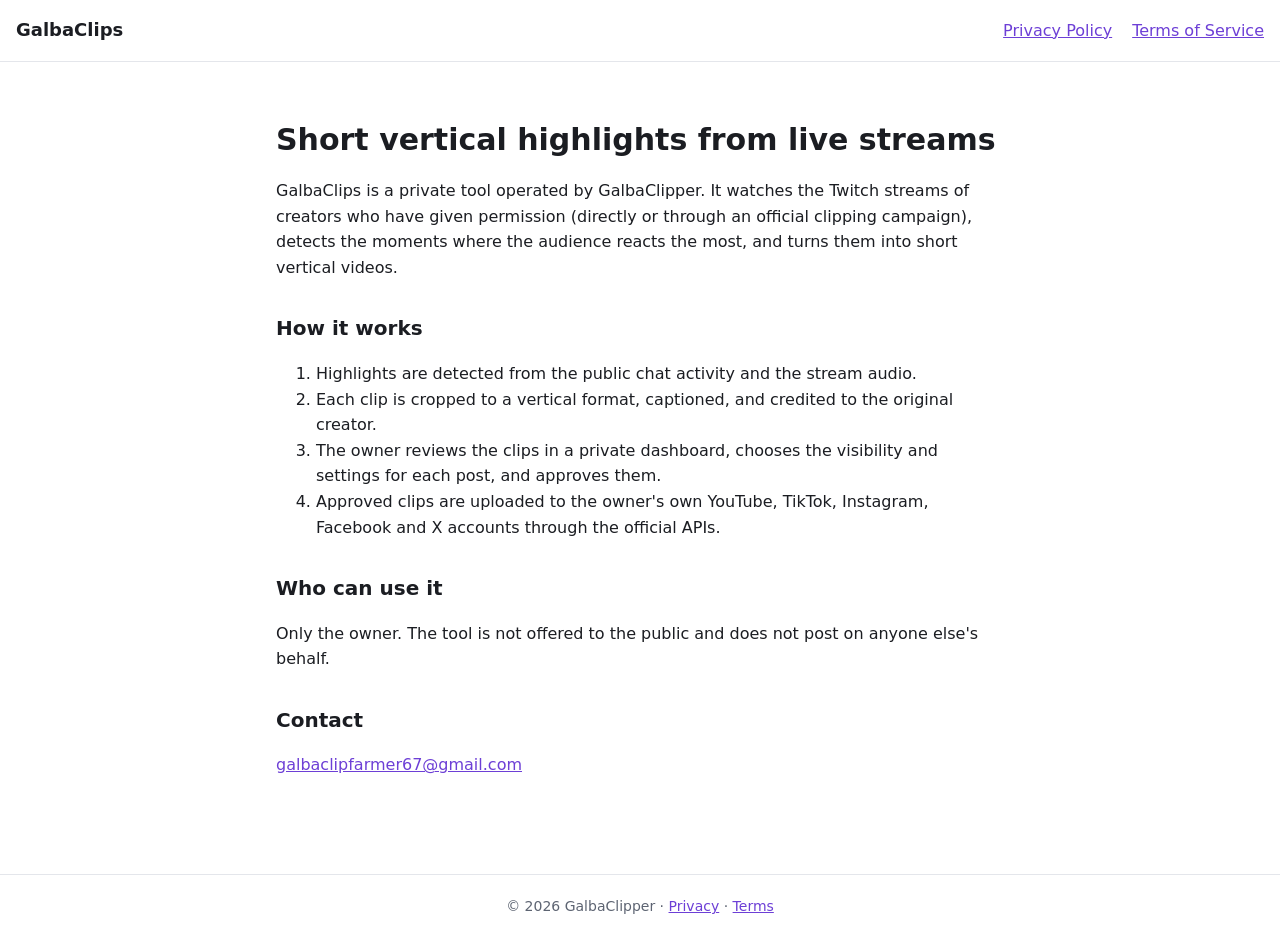
<file: index.html>
<!doctype html>
<html lang="en">
<head>
<meta charset="utf-8">
<meta name="viewport" content="width=device-width, initial-scale=1">
<title>GalbaClips — short highlight clips</title>
<meta name="description" content="GalbaClips is a personal tool that turns permitted live-stream moments into short vertical highlight clips.">
<link rel="stylesheet" href="style.css">
</head>
<body>
<header><b>GalbaClips</b><a href="privacy.html">Privacy Policy</a><a href="terms.html">Terms of Service</a></header>
<main>
  <h1>Short vertical highlights from live streams</h1>
  <p>GalbaClips is a private tool operated by GalbaClipper. It watches the Twitch streams of creators who
  have given permission (directly or through an official clipping campaign), detects the moments
  where the audience reacts the most, and turns them into short vertical videos.</p>

  <h2>How it works</h2>
  <ol>
    <li>Highlights are detected from the public chat activity and the stream audio.</li>
    <li>Each clip is cropped to a vertical format, captioned, and credited to the original creator.</li>
    <li>The owner reviews the clips in a private dashboard, chooses the visibility and settings for
      each post, and approves them.</li>
    <li>Approved clips are uploaded to the owner's own YouTube, TikTok, Instagram, Facebook and X
      accounts through the official APIs.</li>
  </ol>

  <h2>Who can use it</h2>
  <p>Only the owner. The tool is not offered to the public and does not post on anyone else's behalf.</p>

  <h2>Contact</h2>
  <p><a href="mailto:galbaclipfarmer67@gmail.com">galbaclipfarmer67@gmail.com</a></p>
</main>
<footer>© 2026 GalbaClipper · <a href="privacy.html">Privacy</a> · <a href="terms.html">Terms</a></footer>
</body>
</html>
</file>
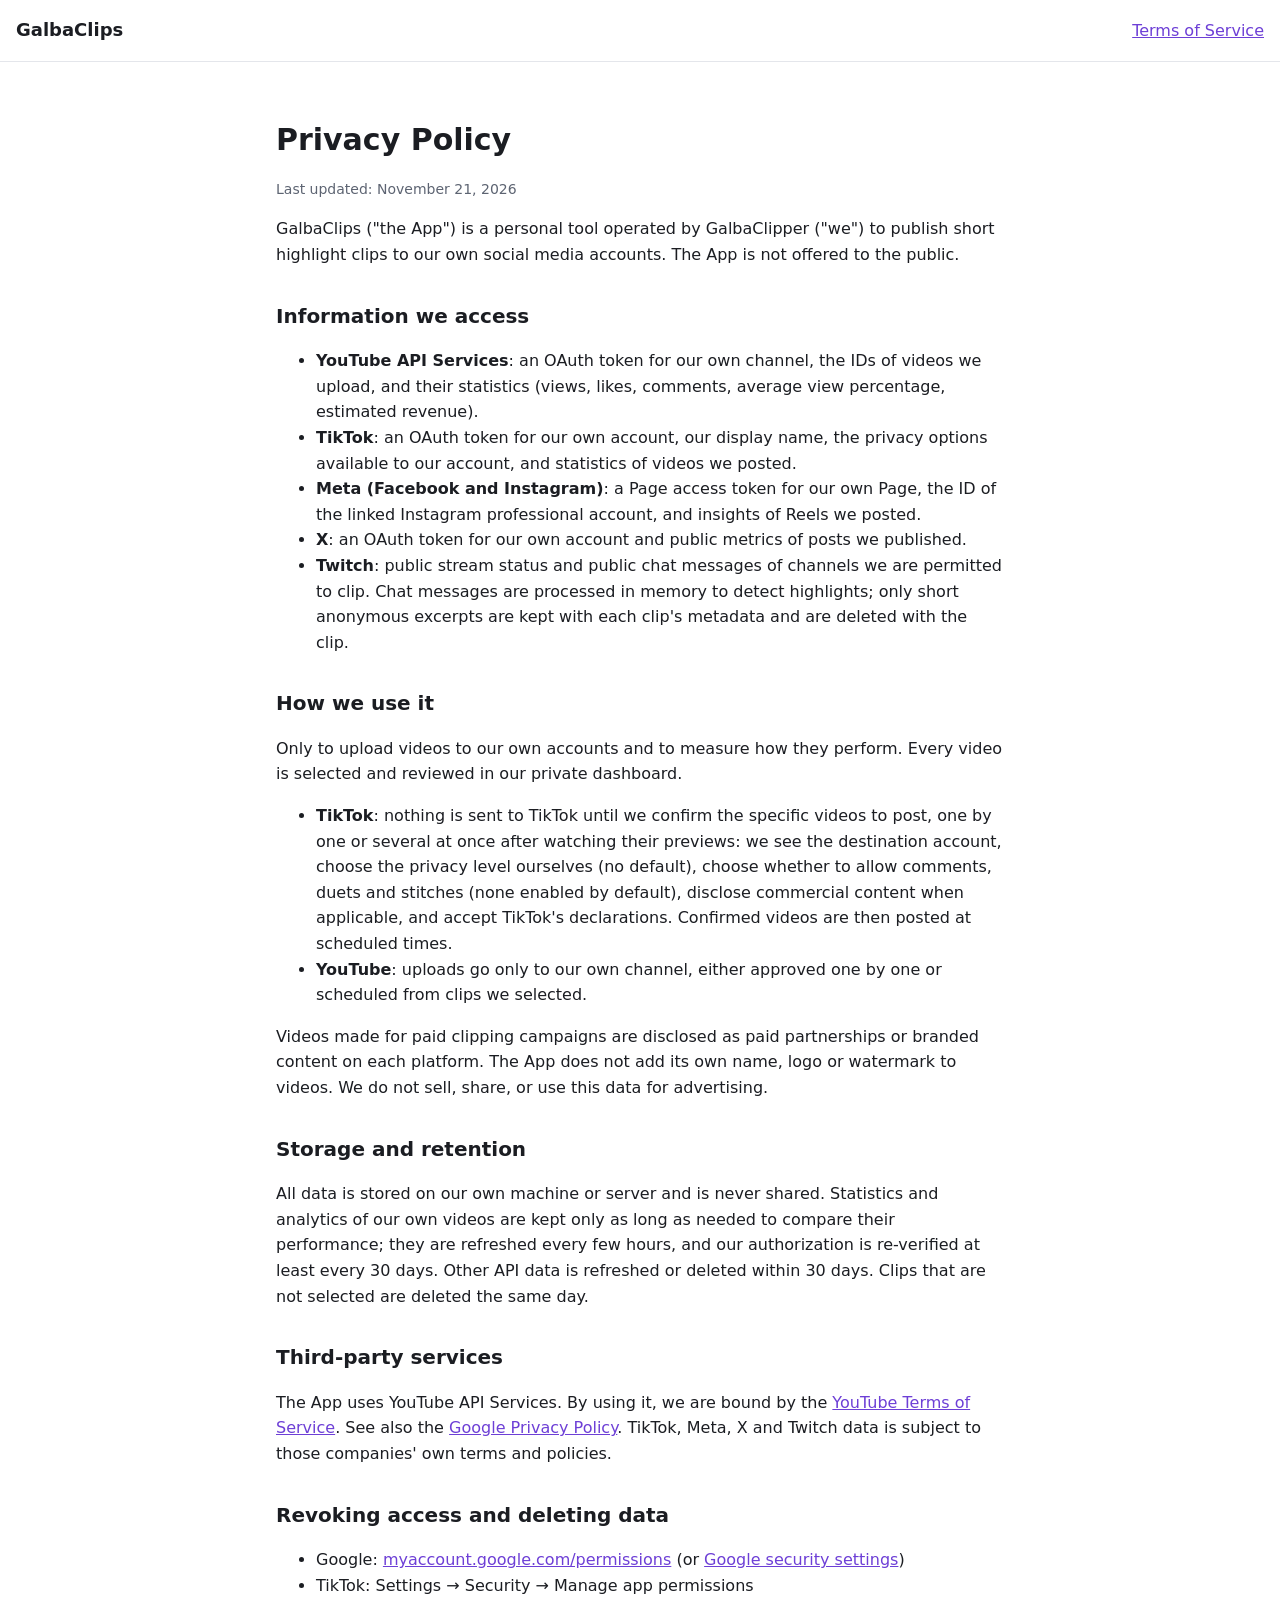
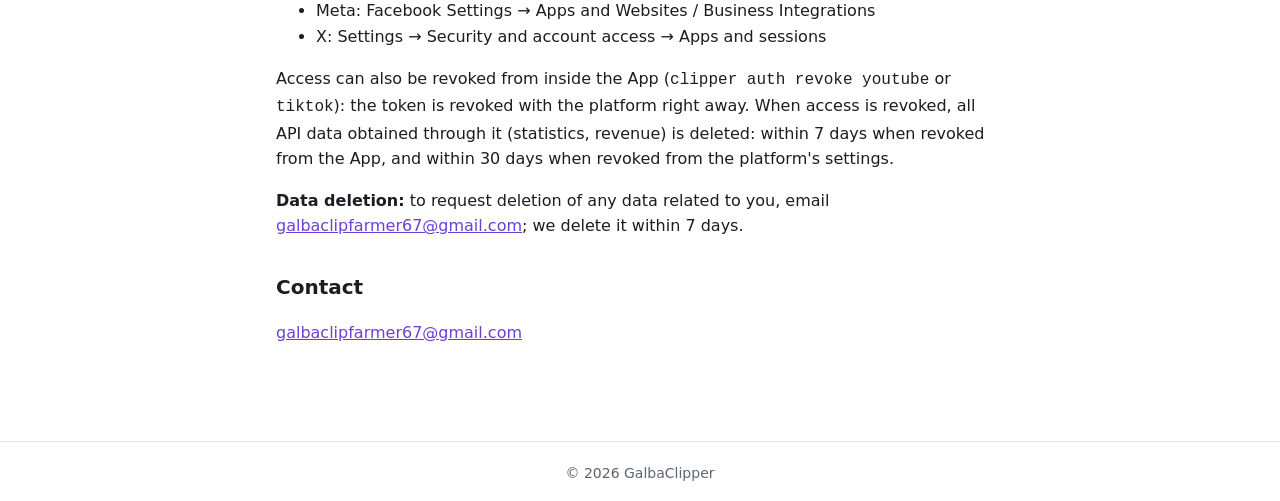
<file: privacy.html>
<!doctype html>
<html lang="en">
<head>
<meta charset="utf-8">
<meta name="viewport" content="width=device-width, initial-scale=1">
<title>Privacy Policy — GalbaClips</title>
<link rel="stylesheet" href="style.css">
</head>
<body>
<header><b><a href="index.html" style="color:inherit;text-decoration:none">GalbaClips</a></b><a href="terms.html">Terms of Service</a></header>
<main>
<h1>Privacy Policy</h1>
<p class="muted">Last updated: November 21, 2026</p>

<p>GalbaClips ("the App") is a personal tool operated by GalbaClipper ("we") to publish short highlight
clips to our own social media accounts. The App is not offered to the public.</p>

<h2>Information we access</h2>
<ul>
  <li><b>YouTube API Services</b>: an OAuth token for our own channel, the IDs of videos we upload,
    and their statistics (views, likes, comments, average view percentage, estimated revenue).</li>
  <li><b>TikTok</b>: an OAuth token for our own account, our display name, the privacy options
    available to our account, and statistics of videos we posted.</li>
  <li><b>Meta (Facebook and Instagram)</b>: a Page access token for our own Page, the ID of the
    linked Instagram professional account, and insights of Reels we posted.</li>
  <li><b>X</b>: an OAuth token for our own account and public metrics of posts we published.</li>
  <li><b>Twitch</b>: public stream status and public chat messages of channels we are permitted to
    clip. Chat messages are processed in memory to detect highlights; only short anonymous excerpts
    are kept with each clip's metadata and are deleted with the clip.</li>
</ul>

<h2>How we use it</h2>
<p>Only to upload videos to our own accounts and to measure how they perform. Every video is
selected and reviewed in our private dashboard.</p>
<ul>
  <li><b>TikTok</b>: nothing is sent to TikTok until we confirm the specific videos to post, one
    by one or several at once after watching their previews: we see the destination account,
    choose the privacy level ourselves (no default), choose whether to allow comments, duets and
    stitches (none enabled by default), disclose commercial content when applicable, and accept
    TikTok's declarations. Confirmed videos are then posted at scheduled times.</li>
  <li><b>YouTube</b>: uploads go only to our own channel, either approved one by one or scheduled
    from clips we selected.</li>
</ul>
<p>Videos made for paid clipping campaigns are disclosed as paid partnerships or branded content on
each platform. The App does not add its own name, logo or watermark to videos.
We do not sell, share, or use this data for advertising.</p>

<h2>Storage and retention</h2>
<p>All data is stored on our own machine or server and is never shared. Statistics and analytics
of our own videos are kept only as long as needed to compare their performance; they are refreshed
every few hours, and our authorization is re-verified at least every 30 days. Other API data is
refreshed or deleted within 30 days. Clips that are not selected are deleted the same day.</p>

<h2>Third-party services</h2>
<p>The App uses YouTube API Services. By using it, we are bound by the
<a href="https://www.youtube.com/t/terms">YouTube Terms of Service</a>. See also the
<a href="http://www.google.com/policies/privacy">Google Privacy Policy</a>. TikTok, Meta, X and Twitch
data is subject to those companies' own terms and policies.</p>

<h2>Revoking access and deleting data</h2>
<ul>
  <li>Google: <a href="https://myaccount.google.com/permissions">myaccount.google.com/permissions</a>
    (or <a href="https://security.google.com/settings/security/permissions">Google security settings</a>)</li>
  <li>TikTok: Settings → Security → Manage app permissions</li>
  <li>Meta: Facebook Settings → Apps and Websites / Business Integrations</li>
  <li>X: Settings → Security and account access → Apps and sessions</li>
</ul>
<p>Access can also be revoked from inside the App (<code>clipper auth revoke youtube</code> or
<code>tiktok</code>): the token is revoked with the platform right away. When access is revoked, all
API data obtained through it (statistics, revenue) is deleted: within 7 days when revoked from the
App, and within 30 days when revoked from the platform's settings.</p>
<p><b>Data deletion:</b> to request deletion of any data related to you, email
<a href="mailto:galbaclipfarmer67@gmail.com">galbaclipfarmer67@gmail.com</a>; we delete it within 7 days.</p>

<h2>Contact</h2>
<p><a href="mailto:galbaclipfarmer67@gmail.com">galbaclipfarmer67@gmail.com</a></p>
</main>
<footer>© 2026 GalbaClipper</footer>
</body>
</html>
</file>
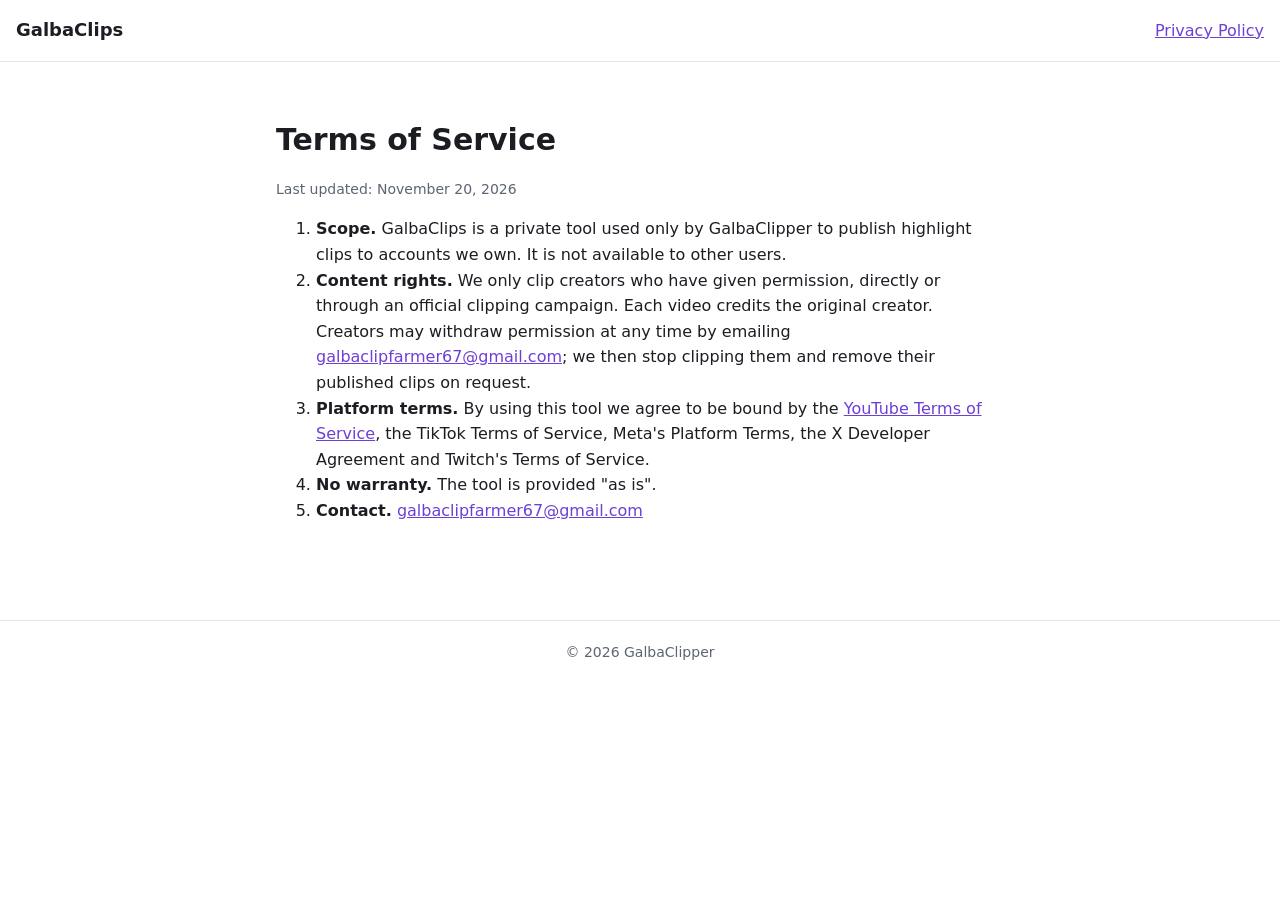
<file: terms.html>
<!doctype html>
<html lang="en">
<head>
<meta charset="utf-8">
<meta name="viewport" content="width=device-width, initial-scale=1">
<title>Terms of Service — GalbaClips</title>
<link rel="stylesheet" href="style.css">
</head>
<body>
<header><b><a href="index.html" style="color:inherit;text-decoration:none">GalbaClips</a></b><a href="privacy.html">Privacy Policy</a></header>
<main>
<h1>Terms of Service</h1>
<p class="muted">Last updated: November 20, 2026</p>
<ol>
  <li><b>Scope.</b> GalbaClips is a private tool used only by GalbaClipper to publish highlight clips to
    accounts we own. It is not available to other users.</li>
  <li><b>Content rights.</b> We only clip creators who have given permission, directly or through an
    official clipping campaign. Each video credits the original creator. Creators may withdraw
    permission at any time by emailing <a href="mailto:galbaclipfarmer67@gmail.com">galbaclipfarmer67@gmail.com</a>; we then
    stop clipping them and remove their published clips on request.</li>
  <li><b>Platform terms.</b> By using this tool we agree to be bound by the
    <a href="https://www.youtube.com/t/terms">YouTube Terms of Service</a>, the TikTok Terms of Service,
    Meta's Platform Terms, the X Developer Agreement and Twitch's Terms of Service.</li>
  <li><b>No warranty.</b> The tool is provided "as is".</li>
  <li><b>Contact.</b> <a href="mailto:galbaclipfarmer67@gmail.com">galbaclipfarmer67@gmail.com</a></li>
</ol>
</main>
<footer>© 2026 GalbaClipper</footer>
</body>
</html>
</file>
<file: style.css>
:root { --bg:#ffffff; --fg:#1b1d22; --muted:#5d6472; --accent:#6d3fd6; --line:#e4e6eb; }
@media (prefers-color-scheme: dark) {
  :root { --bg:#111317; --fg:#e8eaf0; --muted:#9aa2b3; --accent:#b294ff; --line:#262b36; }
}
* { box-sizing: border-box; }
body { margin:0; background:var(--bg); color:var(--fg); font:16px/1.6 system-ui, -apple-system, "Segoe UI", sans-serif; }
main { max-width: 760px; margin: 0 auto; padding: 40px 16px 80px; }
header { display:flex; gap:20px; align-items:center; padding: 16px; border-bottom:1px solid var(--line); flex-wrap: wrap; }
header b { font-size: 18px; margin-right: auto; }
a { color: var(--accent); }
h1 { font-size: 30px; line-height: 1.2; }
h2 { font-size: 20px; margin-top: 32px; }
.muted { color: var(--muted); font-size: 14px; }
footer { border-top:1px solid var(--line); padding: 20px 16px; text-align:center; color:var(--muted); font-size:14px; }
</file>
